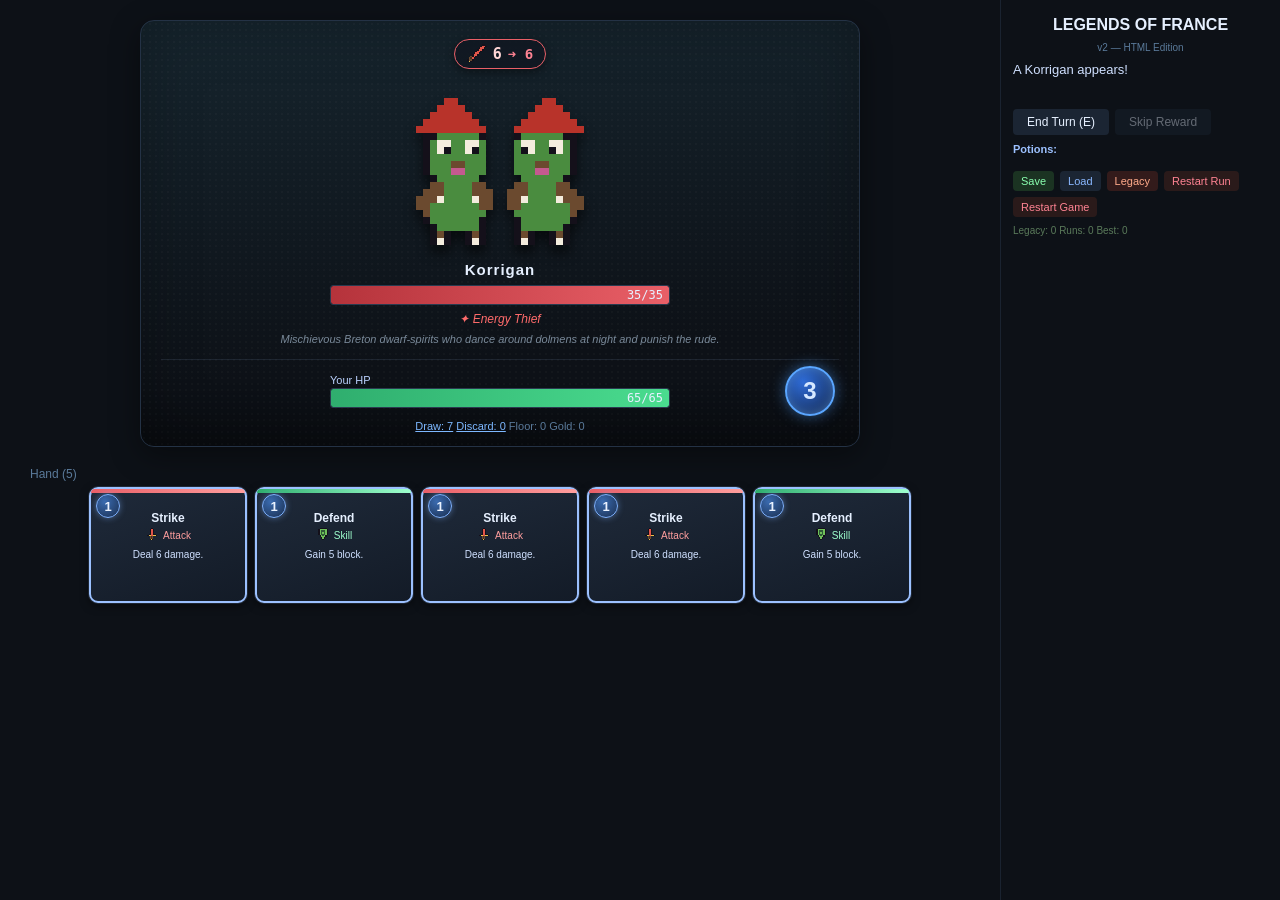
<file: index.html>
<!DOCTYPE html>
<html lang="en">
<head>
    <meta http-equiv="refresh" content="0; url=html/index.html">
    <title>Redirecting...</title>
</head>
<body>
    <p>Redirecting to <a href="html/index.html">the game</a>...</p>
</body>
</html>
</file>
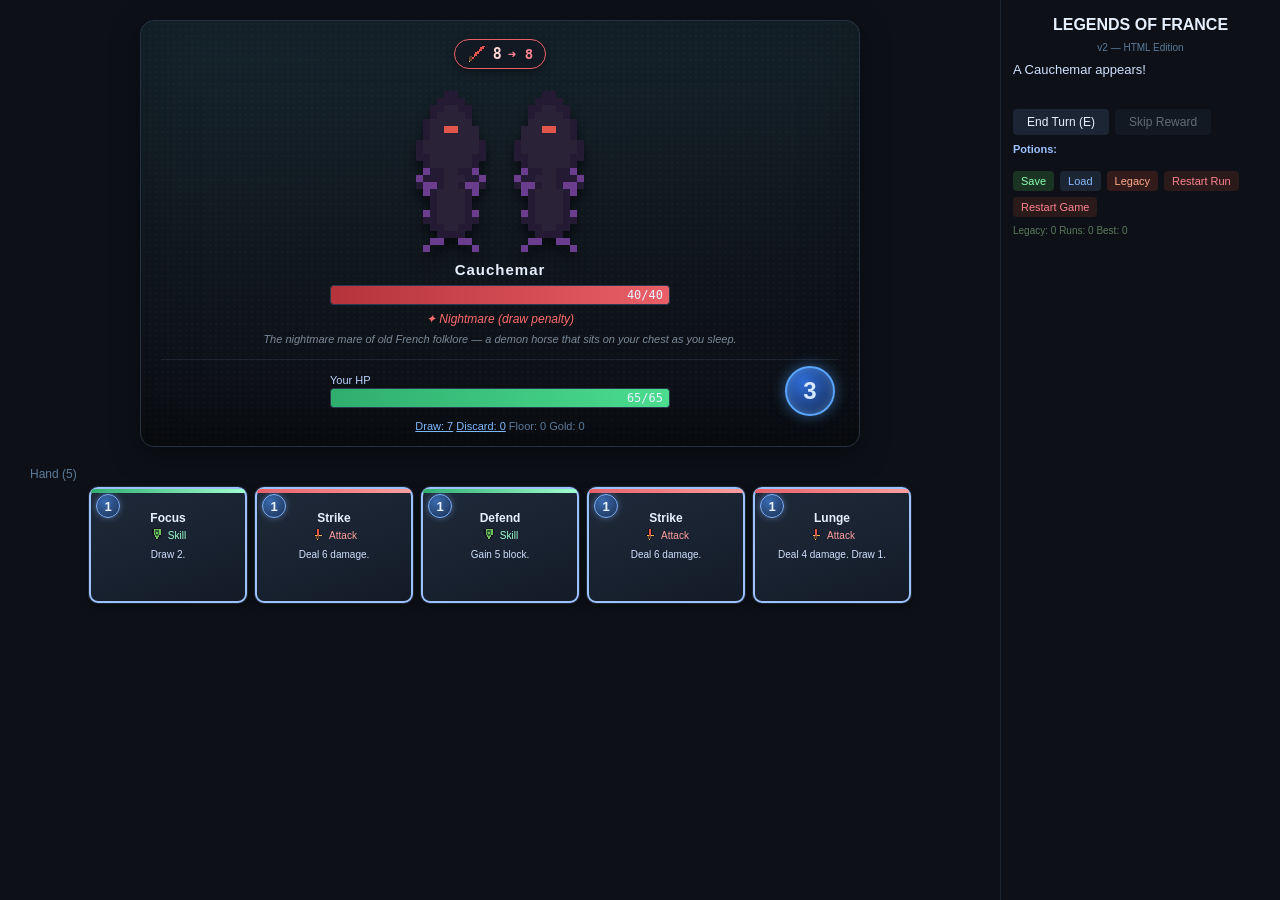
<file: html/index.html>
<!DOCTYPE html>
<html lang="en">
<head>
  <meta charset="UTF-8">
  <meta name="viewport" content="width=device-width, initial-scale=1.0">
  <title>Legends of France v2 — Deck-Builder</title>
  <link rel="stylesheet" href="css/style.css">
</head>
<body>
  <div id="app">
    <div id="game-area"></div>
    <div id="sidebar">
      <div class="sidebar-title">LEGENDS OF FRANCE</div>
      <div class="sidebar-sub">v2 — HTML Edition</div>
      <div id="log-text"></div>

      <div class="btn-row">
        <button id="btn-end-turn" class="btn">End Turn (E)</button>
        <button id="btn-skip" class="btn" disabled>Skip Reward</button>
        <button id="btn-leave-shop" class="btn btn-shop" style="display:none">Leave Shop</button>
      </div>

      <div>
        <div class="potion-label">Potions:</div>
        <div id="potion-list"></div>
      </div>

      <div id="relic-list"></div>
      <div id="challenge-indicator" style="display:none"></div>

      <div class="btn-row">
        <button id="btn-save" class="btn btn-save">Save</button>
        <button id="btn-load" class="btn btn-load">Load</button>
        <button id="btn-legacy" class="btn btn-legs">Legacy</button>
        <button id="btn-restart" class="btn btn-restart">Restart Run</button>
        <button id="btn-reset-game" class="btn btn-restart">Restart Game</button>
      </div>

      <div id="meta-stats"></div>
    </div>
  </div>

  <div id="fx-layer"></div>

  <script src="js/pixelArt.js"></script>
  <script src="js/sprites.js"></script>
  <script src="js/data.js"></script>
  <script src="js/combatMath.js"></script>
  <script src="js/game.js"></script>
  <script src="js/fx.js"></script>
  <script src="js/ui.js"></script>
  <script src="js/selftest.js"></script>
</body>
</html>
</file>
<file: html/css/style.css>
/* ===================== BASE ===================== */
* { margin: 0; padding: 0; box-sizing: border-box; }
body {
  font-family: "Segoe UI", Tahoma, Geneva, Verdana, sans-serif;
  background: #0d1117;
  color: #e6f0ff;
  min-height: 100vh;
  display: flex;
}
button { cursor: pointer; font-family: inherit; }
.pixel-sprite { image-rendering: pixelated; image-rendering: crisp-edges; display: block; }

/* ===================== LAYOUT ===================== */
#app {
  display: flex;
  width: 100%;
  min-height: 100vh;
}
#game-area {
  flex: 1;
  padding: 20px 30px;
  overflow-y: auto;
}
#sidebar {
  width: 280px;
  min-width: 260px;
  background: #0d1117;
  border-left: 1px solid #1a2330;
  padding: 16px 12px;
  display: flex;
  flex-direction: column;
  gap: 8px;
  overflow-y: auto;
}

/* ===================== SIDEBAR ===================== */
.sidebar-title {
  font-size: 16px;
  font-weight: bold;
  text-align: center;
  color: #e6f0ff;
}
.sidebar-sub { font-size: 10px; color: #5a7a9a; text-align: center; }

#log-text {
  font-size: 13px;
  color: #cfe0ff;
  line-height: 1.4;
  min-height: 40px;
  word-wrap: break-word;
}

.btn-row { display: flex; gap: 6px; flex-wrap: wrap; }
.btn {
  background: #1b2533;
  color: #e6f0ff;
  border: none;
  padding: 6px 14px;
  border-radius: 4px;
  font-size: 12px;
}
.btn:hover { background: #2a3a4f; }
.btn:disabled { opacity: 0.4; cursor: default; }
.btn-shop { background: #2a331b; color: #a0ff8a; }
.btn-shop:hover { background: #3a4f2a; }
.btn-save { background: #1b3322; color: #8affb0; font-size: 11px; padding: 4px 8px; }
.btn-load { background: #1b2533; color: #8ab8ff; font-size: 11px; padding: 4px 8px; }
.btn-legs { background: #331b1b; color: #ffaa8a; font-size: 11px; padding: 4px 8px; }
.btn-restart { background: #2a1a1a; color: #ff8393; font-size: 11px; padding: 4px 8px; }
.btn-cancel { background: #4a1a1a; color: #ff8393; margin-top: 12px; }

.potion-label { font-size: 11px; font-weight: bold; color: #9cc1ff; }
.potion-btn {
  background: #2a1a33; color: #dda0ff; border: none;
  padding: 3px 8px; border-radius: 3px; font-size: 11px;
  display: block; margin: 2px 0; text-align: left; width: 100%;
}
.potion-btn:hover { background: #3a2a44; }

#relic-list { font-size: 11px; color: #ff9e44; line-height: 1.3; word-wrap: break-word; }
#meta-stats { font-size: 10px; color: #5a7a5a; }

/* ===================== BARS ===================== */
.bar-wrap { margin-bottom: 8px; }
.bar-label { font-size: 11px; color: #bcd3ff; margin-bottom: 2px; }
.bar-outer {
  position: relative;
  height: 22px;
  background: #1a2330;
  border: 1px solid #2a3a4f;
  border-radius: 3px;
  overflow: hidden;
}
.bar-inner {
  height: 100%;
  transition: width 0.3s;
  border-radius: 2px;
}
.enemy-bar .bar-inner { background: #e95f67; }
.player-bar .bar-inner { background: #4adc8f; }
.bar-text {
  position: absolute;
  right: 6px;
  top: 50%;
  transform: translateY(-50%);
  font-size: 12px;
  font-family: Consolas, monospace;
  color: #e6f0ff;
}

/* ===================== FX / JUICE ===================== */
#fx-layer { position: fixed; inset: 0; pointer-events: none; z-index: 200; overflow: hidden; }
.fx-num {
  position: fixed; transform: translate(-50%, -50%);
  font-family: Consolas, monospace; font-weight: bold; font-size: 22px;
  text-shadow: 0 2px 4px rgba(0,0,0,0.8); white-space: nowrap;
  animation: fxFloat 1.1s ease-out forwards;
}
@keyframes fxFloat {
  0%   { opacity: 0; transform: translate(-50%, -30%) scale(0.6); }
  20%  { opacity: 1; transform: translate(-50%, -60%) scale(1.15); }
  100% { opacity: 0; transform: translate(-50%, -140%) scale(1); }
}
.fx-dmg     { color: #ff5b5b; }
.fx-block   { color: #6fd6ff; }
.fx-heal    { color: #6fffa0; }
.fx-status  { color: #c79bff; font-size: 16px; }
.fx-blocked { color: #9fb4cc; font-size: 16px; }

@keyframes fxHit {
  0% { filter: brightness(3) saturate(0); }
  100% { filter: brightness(1) saturate(1); }
}
.fx-hit { animation: fxHit 0.3s ease-out; }

@keyframes fxShake {
  0%,100% { transform: translate(0,0); }
  20% { transform: translate(-6px, 3px); }
  40% { transform: translate(5px, -4px); }
  60% { transform: translate(-4px, 2px); }
  80% { transform: translate(3px, 3px); }
}
.fx-shake { animation: fxShake 0.42s ease-in-out; }

@keyframes fxDissolve {
  0% { opacity: 1; filter: brightness(1); transform: translateY(0); }
  40% { filter: brightness(2.2) saturate(0.4); }
  100% { opacity: 0; filter: brightness(0.4) blur(2px); transform: translateY(10px) scale(0.92); }
}
.fx-dissolve { animation: fxDissolve 0.9s ease-in forwards !important; }

@media (prefers-reduced-motion: reduce) {
  .fx-num { animation-duration: 0.6s; }
  .fx-hit, .fx-shake, .enemy-sprite { animation: none !important; }
}

/* ===================== ARENA ===================== */
.arena {
  max-width: 720px;
  margin: 0 auto 8px;
  border-radius: 14px;
  padding: 16px 20px 14px;
  position: relative;
  overflow: hidden;
  border: 1px solid #243245;
  box-shadow: 0 8px 30px rgba(0,0,0,0.4), inset 0 0 60px rgba(0,0,0,0.25);
}
.arena::before {
  content: "";
  position: absolute; inset: 0;
  background-image: radial-gradient(rgba(255,255,255,0.06) 1px, transparent 1px);
  background-size: 6px 6px;
  opacity: 0.4; pointer-events: none;
}
.arena::after {
  content: "";
  position: absolute; left: 0; right: 0; bottom: 0; height: 60px;
  background: linear-gradient(transparent, rgba(0,0,0,0.35));
  pointer-events: none;
}
.arena-tier-1 { background: linear-gradient(175deg, #16252e 0%, #0d1117 75%); }
.arena-tier-2 { background: linear-gradient(175deg, #15281f 0%, #0d1117 75%); }
.arena-tier-3 { background: linear-gradient(175deg, #231a2e 0%, #0d1117 75%); }
.arena-tier-4 { background: linear-gradient(175deg, #2a1822 0%, #0d1117 75%); }
.arena-tier-5 { background: linear-gradient(175deg, #2a2410 0%, #0d0b08 75%); border-color: #5a4a1a; }

.arena-enemy { display: flex; flex-direction: column; align-items: center; text-align: center; gap: 5px; position: relative; z-index: 1; }

.enemy-stage {
  display: flex; justify-content: center; align-items: flex-end;
  min-height: 180px; padding: 4px;
  filter: drop-shadow(0 8px 6px rgba(0,0,0,0.55));
}
.enemy-sprite { animation: idleBob 3.2s ease-in-out infinite; }
@keyframes idleBob { 0%,100% { transform: translateY(0); } 50% { transform: translateY(-5px); } }

.enemy-name-plate { font-size: 15px; font-weight: bold; letter-spacing: 1px; color: #e6f0ff; }
.plate-elite { color: #c9a8ff; text-shadow: 0 0 10px rgba(160,110,255,0.45); }
.plate-boss  { color: #ffd68a; text-shadow: 0 0 14px rgba(255,214,138,0.55); font-size: 17px; }

/* Intent bubble */
.intent-area { min-height: 34px; display: flex; justify-content: center; align-items: center; }
.intent-bubble {
  display: inline-flex; align-items: center; gap: 6px;
  padding: 4px 12px; border-radius: 16px; font-weight: bold;
  background: rgba(17,24,33,0.85); border: 1px solid #2a3a4f;
  box-shadow: 0 3px 10px rgba(0,0,0,0.45); animation: intentPulse 2s ease-in-out infinite;
}
@keyframes intentPulse { 0%,100% { transform: translateY(0); } 50% { transform: translateY(-3px); } }
.intent-bubble canvas { width: 20px; height: 20px; }
.intent-bubble-attack { border-color: #e95f67; }
.intent-bubble-block { border-color: #5ad0d0; }
.intent-txt { color: #ffd6d6; font-family: Consolas, monospace; font-size: 15px; }
.intent-bubble-block .intent-txt { color: #bdeeff; }
.intent-incoming { color: #ff8393; font-family: Consolas, monospace; font-size: 14px; }
.intent-incoming.incoming-safe { color: #4adc8f; }

/* Status chips */
.chip-row { display: flex; gap: 6px; flex-wrap: wrap; justify-content: center; }
.status-chip {
  display: inline-flex; align-items: center; gap: 3px;
  padding: 2px 8px 2px 4px; border-radius: 11px;
  background: #0f1620; border: 1px solid #2a3a4f;
}
.status-chip canvas { width: 18px; height: 18px; }
.chip-val { font-size: 12px; font-weight: bold; font-family: Consolas, monospace; color: #e6f0ff; }

/* Player half of arena */
.arena-player {
  position: relative; display: flex; flex-direction: column; align-items: center; gap: 6px;
  margin-top: 14px; padding-top: 14px; border-top: 1px solid rgba(120,150,190,0.15); z-index: 1;
}

/* Restyled HP bars */
.arena .bar-wrap { margin-bottom: 2px; }
.enemy-bar, .player-bar { width: 340px; max-width: 82vw; }
.arena .bar-outer { height: 20px; box-shadow: inset 0 1px 4px rgba(0,0,0,0.6); }
.enemy-bar .bar-inner { background: linear-gradient(90deg, #b5333b, #e95f67); }
.player-bar .bar-inner { background: linear-gradient(90deg, #2fae6e, #4adc8f); }

/* ===================== ENEMY ===================== */
.enemy-section { margin-bottom: 16px; max-width: 600px; }
.enemy-stats { font-size: 12px; color: #9cc1ff; margin: 4px 0; }
.enemy-special { font-size: 12px; color: #ff6b6b; font-style: italic; }
.enemy-lore { font-size: 11px; color: #7a8a9a; font-style: italic; margin-top: 2px; }
.enemy-intent { font-size: 13px; font-weight: bold; margin: 4px 0; }
.intent-attack { color: #ff8393; }
.intent-block { color: #8affdb; }
.revealed-intents { font-size: 12px; color: #7a6aff; }

/* ===================== PLAYER ===================== */
.player-section { margin-bottom: 16px; max-width: 600px; position: relative; padding-right: 60px; }
.player-stats { font-size: 12px; color: #9cc1ff; margin: 4px 0; }
.energy-orb {
  position: absolute;
  top: 6px;
  right: 4px;
  width: 50px;
  height: 50px;
  background: radial-gradient(circle at 35% 30%, #2e6bd6, #14264a);
  border: 2px solid #5aa6ff;
  border-radius: 50%;
  display: flex;
  align-items: center;
  justify-content: center;
  font-size: 24px;
  font-weight: bold;
  color: #d6e8ff;
  box-shadow: 0 0 14px rgba(74,158,255,0.5), inset 0 0 10px rgba(120,190,255,0.4);
  z-index: 2;
}
.pile-info { font-size: 11px; color: #5a7a9a; margin-top: 4px; }

/* ===================== CARDS ===================== */
.card {
  display: inline-flex;
  flex-direction: column;
  width: 158px;
  min-height: 116px;
  padding: 22px 10px 9px;
  border-radius: 9px;
  cursor: pointer;
  transition: transform 0.15s, box-shadow 0.15s;
  position: relative;
  flex-shrink: 0;
}
.card:hover { transform: translateY(-8px) scale(1.03); box-shadow: 0 10px 26px rgba(0,0,0,0.6); z-index: 10; }
.card.unplayable { opacity: 0.42; filter: saturate(0.6); }
.card-common { background: linear-gradient(160deg, #1f2a3a, #131b27); border: 2px solid #9cc1ff; box-shadow: 0 0 0 1px rgba(156,193,255,0.15), 0 3px 8px rgba(0,0,0,0.5); }
.card-uncommon { background: linear-gradient(160deg, #123524, #0c1d14); border: 2px solid #5aff8a; box-shadow: 0 0 0 1px rgba(90,255,138,0.18), 0 3px 10px rgba(40,180,90,0.18); }
.card-rare { background: linear-gradient(160deg, #33260f, #1d150a); border: 2px solid #ff9e44; box-shadow: 0 0 0 1px rgba(255,158,68,0.2), 0 3px 12px rgba(255,158,68,0.22); }
/* type accent stripe along the top */
.card-type-border-attack::before,
.card-type-border-skill::before,
.card-type-border-power::before {
  content: ""; position: absolute; top: 0; left: 0; right: 0; height: 4px;
  border-radius: 7px 7px 0 0;
}
.card-type-border-attack::before { background: linear-gradient(90deg, #e95f67, #ff9e9e); }
.card-type-border-skill::before  { background: linear-gradient(90deg, #2fae6e, #9effce); }
.card-type-border-power::before  { background: linear-gradient(90deg, #d99a2b, #ffd68a); }

.card-cost {
  position: absolute;
  top: 5px;
  left: 5px;
  width: 24px;
  height: 24px;
  background: radial-gradient(circle at 35% 30%, #3a6bb0, #1b2f50);
  border: 1px solid #7fb2ff;
  border-radius: 50%;
  display: flex;
  align-items: center;
  justify-content: center;
  font-size: 13px;
  font-weight: bold;
  color: #eaf2ff;
  box-shadow: 0 0 6px rgba(127,178,255,0.45);
  z-index: 2;
}
.card-dmg-badge {
  position: absolute; top: 4px; right: 5px;
  min-width: 22px; height: 22px; padding: 0 5px;
  border-radius: 11px; display: flex; align-items: center; justify-content: center;
  font-size: 13px; font-weight: bold; font-family: Consolas, monospace; z-index: 2;
}
.dmg-up { color: #8affb0; background: #11271a; border: 1px solid #4adc8f; box-shadow: 0 0 8px rgba(74,220,143,0.3); }
.dmg-down { color: #ff8a7a; background: #2c1010; border: 1px solid #e95f67; }
.card-name { font-size: 12px; font-weight: bold; text-align: center; color: #e6f0ff; }
.card-type { font-size: 10px; display: flex; align-items: center; justify-content: center; gap: 4px; margin: 3px 0; }
.card-type-icon { width: 14px; height: 14px; }
.card-type-attack { color: #ff9e9e; }
.card-type-skill { color: #9effce; }
.card-type-power { color: #ffd68a; }
.card-text { font-size: 10px; color: #cfe0ff; margin-top: 3px; line-height: 1.3; text-align: center; }

.relic-choice { background: #2a1a10; border: 2px solid #ff9e44; }
.relic-name { color: #ff9e44; }
.potion-choice { background: #1a1a2a; border: 2px solid #dda0ff; }
.potion-name { color: #dda0ff; }

/* ===================== HAND ===================== */
.hand-section { margin-top: 20px; }
.hand-title { font-size: 12px; color: #5a7a9a; margin-bottom: 6px; }
.hand-row {
  display: flex;
  gap: 8px;
  flex-wrap: wrap;
  justify-content: center;
}

/* ===================== REWARDS ===================== */
.reward-section { margin: 16px 0; }
.reward-title { font-size: 14px; font-weight: bold; color: #e6f0ff; margin-bottom: 10px; }
.reward-row { display: flex; gap: 10px; flex-wrap: wrap; }

/* ===================== SHOP ===================== */
.shop-section { margin: 16px 0; }
.shop-title { font-size: 18px; font-weight: bold; color: #ffd68a; text-align: center; margin-bottom: 12px; }
.shop-grid { display: flex; flex-wrap: wrap; gap: 10px; justify-content: center; }
.shop-item {
  width: 160px; min-height: 110px; padding: 10px;
  border-radius: 6px; cursor: pointer;
  display: flex; flex-direction: column;
  transition: transform 0.15s;
}
.shop-item:hover { transform: translateY(-4px); }
.shop-item.sold { background: #1a1a1a; border: 1px solid #333; cursor: default; }
.shop-item.sold:hover { transform: none; }
.shop-item.unaffordable { opacity: 0.5; }
.sold-text { color: #555; font-weight: bold; text-align: center; margin: auto; }
.shop-card { background: #1b2533; border: 2px solid #9cc1ff; }
.shop-potion { background: #1a1a2a; border: 2px solid #dda0ff; }
.shop-relic { background: #2a1a10; border: 2px solid #ff9e44; }
.shop-remove { background: #2a1010; border: 2px solid #ff6b6b; }
.shop-item-name { font-size: 12px; font-weight: bold; color: #e6f0ff; }
.shop-item-type { font-size: 10px; color: #9cc1ff; }
.shop-item-text { font-size: 10px; color: #cfe0ff; margin: 4px 0; flex: 1; }
.shop-item-price { font-size: 12px; font-weight: bold; color: #ffd68a; text-align: center; margin-top: 6px; }

/* ===================== SCRY ===================== */
.scry-section { text-align: center; padding: 40px; }
.scry-title { font-size: 18px; font-weight: bold; color: #e6f0ff; margin-bottom: 16px; }
.scry-cards { font-size: 14px; color: #cfe0ff; margin-bottom: 20px; }
.scry-buttons { display: flex; gap: 10px; justify-content: center; }

/* ===================== REMOVAL ===================== */
.removal-section { padding: 20px; }
.removal-title { font-size: 14px; font-weight: bold; color: #e6f0ff; margin-bottom: 12px; }
.removal-list { max-height: 400px; overflow-y: auto; }
.removal-item {
  padding: 8px 12px;
  background: #1a2330;
  border: 1px solid #2a3a4f;
  margin: 4px 0;
  border-radius: 4px;
  cursor: pointer;
  font-size: 12px;
  color: #cfe0ff;
}
.removal-item:hover { background: #2a3040; border-color: #ff6b6b; }
.removal-common { border-left: 3px solid #9cc1ff; }
.removal-uncommon { border-left: 3px solid #5aff8a; }
.removal-rare { border-left: 3px solid #ff9e44; }

/* ===================== DEATH ===================== */
.death-section {
  display: flex; flex-direction: column; align-items: center;
  justify-content: center; min-height: 60vh; text-align: center;
}
.death-title { font-size: 28px; font-weight: bold; color: #ff8393; margin-bottom: 16px; }
.death-info { font-size: 14px; color: #cfe0ff; margin-bottom: 8px; }
.death-points { font-size: 13px; color: #ffaa8a; margin-bottom: 16px; }
.death-hint { font-size: 13px; color: #9cc1ff; }

/* ===================== LEGACY ===================== */
.legacy-section { padding: 20px; }
.legacy-title { font-size: 18px; font-weight: bold; color: #ffaa8a; text-align: center; margin-bottom: 8px; }
.legacy-stats { font-size: 12px; color: #9cc1ff; text-align: center; margin-bottom: 16px; }
.legacy-grid { display: grid; grid-template-columns: 1fr 1fr; gap: 10px; max-width: 700px; margin: 0 auto; }
.legacy-item {
  padding: 12px;
  border-radius: 6px;
  cursor: pointer;
  transition: transform 0.15s;
}
.legacy-item:hover { transform: translateY(-2px); }
.legacy-item.maxed { background: #1a2a1a; border: 2px solid #4adc8f; }
.legacy-item.buyable { background: #1a1a2a; border: 2px solid #8ab8ff; }
.legacy-item.locked { background: #111; border: 2px solid #333; }
.legacy-name { font-size: 12px; font-weight: bold; color: #e6f0ff; }
.legacy-item.maxed .legacy-name { color: #4adc8f; }
.legacy-desc { font-size: 11px; color: #9cc1ff; margin-top: 4px; }
.legacy-item.locked .legacy-desc { color: #555; }
.legacy-cost { font-size: 11px; font-weight: bold; color: #ffd68a; margin-top: 4px; }
.legacy-item.locked .legacy-cost { color: #553a1a; }
.legacy-hint { text-align: center; color: #5a7a9a; font-size: 12px; margin-top: 16px; }

/* ===================== RESPONSIVE ===================== */
@media (max-width: 768px) {
  #app { flex-direction: column; }
  #sidebar {
    width: 100%;
    min-width: unset;
    border-left: none;
    border-top: 1px solid #1a2330;
    flex-direction: row;
    flex-wrap: wrap;
    padding: 10px;
    gap: 6px;
  }
  .card { width: 130px; min-height: 90px; font-size: 11px; }
  .legacy-grid { grid-template-columns: 1fr; }
  .energy-orb { width: 40px; height: 40px; font-size: 18px; }
}

/* ===================== PILE VIEWER ===================== */
.pile-btn {
  cursor: pointer;
  text-decoration: underline;
  color: #7db8ff;
}
.pile-btn:hover { color: #fff; }
.pile-overlay {
  position: fixed;
  top: 0; left: 0; right: 0; bottom: 0;
  background: rgba(0, 0, 0, 0.7);
  display: flex;
  align-items: center;
  justify-content: center;
  z-index: 100;
}
.pile-panel {
  background: #161b22;
  border: 1px solid #30363d;
  border-radius: 10px;
  padding: 20px;
  min-width: 280px;
  max-width: 400px;
  max-height: 70vh;
  display: flex;
  flex-direction: column;
}
.pile-panel-title {
  font-size: 16px;
  font-weight: bold;
  margin-bottom: 12px;
  color: #e6f0ff;
}
.pile-panel-list {
  overflow-y: auto;
  flex: 1;
  margin-bottom: 12px;
}
.pile-panel-row {
  padding: 4px 8px;
  border-radius: 4px;
  margin-bottom: 2px;
  font-size: 13px;
  cursor: default;
}
.pile-panel-row:hover { background: #21262d; }
.pile-rarity-common { color: #9cc1ff; }
.pile-rarity-uncommon { color: #5aff8a; }
.pile-rarity-rare { color: #ff9e44; }
.pile-close-btn {
  align-self: center;
  padding: 6px 20px;
  background: #30363d;
  color: #e6f0ff;
  border: none;
  border-radius: 6px;
}
.pile-close-btn:hover { background: #484f58; }

/* ===================== CHALLENGE SELECT ===================== */
.challenge-select-section { padding: 20px; }
.challenge-select-title {
  font-size: 24px; font-weight: bold; color: #ffd68a;
  text-align: center; margin-bottom: 6px;
}
.challenge-select-sub {
  font-size: 12px; color: #9cc1ff; text-align: center; margin-bottom: 12px;
}
.challenge-select-option {
  text-align: center; margin-bottom: 16px;
}
.challenge-select-option-label {
  display: inline-flex; align-items: center; gap: 4px;
  font-size: 12px; color: #c8d8ff; cursor: pointer;
  padding: 6px 10px; border-radius: 4px;
  background: #1a1a2a; border: 1px solid #4a5a8a;
}
.challenge-select-option-label:hover { border-color: #8ab8ff; }
.challenge-select-option-label input { cursor: pointer; }
.challenge-grid {
  display: grid; grid-template-columns: 1fr 1fr 1fr;
  gap: 10px; max-width: 900px; margin: 0 auto;
}
.challenge-card {
  padding: 12px; border-radius: 6px; cursor: pointer;
  background: #1a1a2a; border: 2px solid #4a5a8a;
  transition: transform 0.15s, border-color 0.15s;
}
.challenge-card:hover { transform: translateY(-3px); border-color: #8ab8ff; }
.challenge-card.challenge-done {
  background: #1a2a1a; border-color: #4adc8f;
}
.challenge-card.challenge-free {
  background: #1b2533; border-color: #5a7a9a;
}
.challenge-card-name {
  font-size: 13px; font-weight: bold; color: #e6f0ff; margin-bottom: 4px;
}
.challenge-done .challenge-card-name { color: #4adc8f; }
.challenge-card-desc { font-size: 11px; color: #9cc1ff; margin-bottom: 6px; }
.challenge-card-list { max-height: 90px; overflow-y: auto; }
.challenge-card-list-item {
  font-size: 10px; padding: 1px 4px; border-radius: 2px;
}
.challenge-card-list-item:hover { background: #21262d; }

/* ===================== CHALLENGE INDICATOR ===================== */
#challenge-indicator {
  font-size: 11px; font-weight: bold; color: #ffd68a;
  padding: 4px 8px; background: #2a1f10; border: 1px solid #ff9e44;
  border-radius: 4px; text-align: center;
}

/* ===================== STAGGER ANIMATION SYSTEM ===================== */
@keyframes fadeSlideUp {
  from { opacity: 0; transform: translateY(24px); }
  to   { opacity: 1; transform: translateY(0); }
}
.anim-stagger-1  { opacity:0; animation: fadeSlideUp 0.7s ease-out 0.2s forwards; }
.anim-stagger-2  { opacity:0; animation: fadeSlideUp 0.7s ease-out 0.6s forwards; }
.anim-stagger-3  { opacity:0; animation: fadeSlideUp 0.7s ease-out 1.0s forwards; }
.anim-stagger-4  { opacity:0; animation: fadeSlideUp 0.6s ease-out 1.4s forwards; }
.anim-stagger-5  { opacity:0; animation: fadeSlideUp 0.6s ease-out 1.6s forwards; }
.anim-stagger-6  { opacity:0; animation: fadeSlideUp 0.6s ease-out 1.8s forwards; }
.anim-stagger-7  { opacity:0; animation: fadeSlideUp 0.6s ease-out 2.0s forwards; }
.anim-stagger-8  { opacity:0; animation: fadeSlideUp 0.6s ease-out 2.2s forwards; }
.anim-stagger-9  { opacity:0; animation: fadeSlideUp 0.6s ease-out 2.6s forwards; }
.anim-stagger-10 { opacity:0; animation: fadeSlideUp 0.6s ease-out 3.0s forwards; }
.anim-stagger-11 { opacity:0; animation: fadeSlideUp 0.6s ease-out 3.4s forwards; }
.anim-stagger-12 { opacity:0; animation: fadeSlideUp 0.6s ease-out 3.6s forwards; }
.anim-stagger-13 { opacity:0; animation: fadeSlideUp 0.6s ease-out 3.8s forwards; }
.anim-stagger-14 { opacity:0; animation: fadeSlideUp 0.6s ease-out 4.2s forwards; }
.anim-stagger-15 { opacity:0; animation: fadeSlideUp 0.8s ease-out 4.8s forwards; }
.anim-stagger-16 { opacity:0; animation: fadeSlideUp 0.6s ease-out 5.4s forwards; }

/* ===================== VICTORY SCREEN ===================== */
.victory-section {
  position: relative; overflow: hidden;
  display: flex; flex-direction: column; align-items: center;
  justify-content: center; min-height: 75vh; text-align: center;
  padding: 40px 20px;
}

/* Floating golden particles */
.victory-particles { position: absolute; inset: 0; pointer-events: none; overflow: hidden; }
@keyframes floatUp {
  0%   { transform: translateY(100vh) scale(0); opacity: 0; }
  10%  { opacity: 1; }
  90%  { opacity: 1; }
  100% { transform: translateY(-20vh) scale(1); opacity: 0; }
}
.victory-particle {
  position: absolute; bottom: 0;
  width: 3px; height: 3px; border-radius: 50%;
  background: #ffd68a;
  box-shadow: 0 0 6px 2px rgba(255, 214, 138, 0.5);
  animation: floatUp 5s ease-in-out infinite;
}
.victory-particle:nth-child(odd) { background: #ffe8b8; width: 2px; height: 2px; }
.victory-particle:nth-child(3n)  { background: #4adc8f; box-shadow: 0 0 6px 2px rgba(74,220,143,0.3); }

/* Radial light burst behind title */
@keyframes burstPulse {
  0%   { transform: scale(0.5); opacity: 0; }
  40%  { transform: scale(1); opacity: 0.35; }
  100% { transform: scale(1.4); opacity: 0; }
}
.victory-burst {
  position: absolute; top: 12%; left: 50%; transform: translate(-50%, -50%);
  width: 400px; height: 400px; border-radius: 50%;
  background: radial-gradient(circle, rgba(255,214,138,0.25) 0%, transparent 70%);
  animation: burstPulse 3s ease-out 0.3s forwards;
  pointer-events: none;
}

/* Shadow dissolving */
@keyframes dissolveOut {
  0%   { opacity: 0; letter-spacing: 0; filter: blur(0); }
  30%  { opacity: 1; letter-spacing: 2px; filter: blur(0); }
  80%  { opacity: 0.6; letter-spacing: 8px; filter: blur(1px); color: #5a3a6a; }
  100% { opacity: 0; letter-spacing: 16px; filter: blur(4px); color: #2a1a2a; }
}
.victory-dissolve {
  font-size: 14px; color: #8a6a9a; letter-spacing: 4px;
  text-transform: uppercase; margin-bottom: 8px;
  animation: dissolveOut 2.5s ease-out 0.1s forwards;
}

/* Title */
@keyframes victoryGlow {
  0%, 100% { text-shadow: 0 0 20px rgba(255,214,138,0.4), 0 0 60px rgba(255,214,138,0.1); }
  50%      { text-shadow: 0 0 30px rgba(255,214,138,0.6), 0 0 80px rgba(255,214,138,0.2); }
}
.victory-title {
  font-size: 48px; font-weight: bold; color: #ffd68a;
  letter-spacing: 6px; margin-bottom: 6px;
  animation: victoryGlow 3s ease-in-out infinite, fadeSlideUp 0.8s ease-out 0.6s forwards;
  opacity: 0;
}

.victory-lore {
  font-size: 13px; color: #9ca8c0; font-style: italic;
  margin-bottom: 16px; max-width: 400px;
}

/* Decorative divider */
@keyframes dividerExpand { from { width: 0; } to { width: 200px; } }
.victory-divider {
  height: 1px; background: linear-gradient(90deg, transparent, #ffd68a, transparent);
  margin: 8px auto 20px; width: 0;
  animation: dividerExpand 0.8s ease-out 1.0s forwards;
}

/* Challenge badge */
.victory-challenge {
  display: flex; flex-direction: column; gap: 2px;
  padding: 10px 24px; border-radius: 6px;
  background: linear-gradient(135deg, #1a2a1a, #1a3a2a);
  border: 1px solid #4adc8f; margin-bottom: 20px;
  box-shadow: 0 0 20px rgba(74,220,143,0.15);
}
.victory-challenge-label { font-size: 10px; color: #6aaa8a; text-transform: uppercase; letter-spacing: 2px; }
.victory-challenge-name  { font-size: 16px; font-weight: bold; color: #4adc8f; }

/* Stats grid */
.victory-stats-grid {
  display: flex; gap: 20px; flex-wrap: wrap; justify-content: center;
  margin-bottom: 20px;
}
.victory-stat-item {
  min-width: 80px; padding: 8px 14px;
  background: rgba(26,35,48,0.6); border: 1px solid #2a3a4f;
  border-radius: 6px;
}
.victory-stat-value { font-size: 22px; font-weight: bold; color: #e6f0ff; }
.victory-stat-label { font-size: 10px; color: #7a8a9a; text-transform: uppercase; letter-spacing: 1px; }

/* Points */
.victory-points {
  font-size: 14px; color: #cfe0ff; margin-bottom: 16px;
}
.victory-points-num {
  font-size: 24px; font-weight: bold; color: #ffd68a;
  text-shadow: 0 0 12px rgba(255,214,138,0.4);
}

/* Progress bar */
.victory-progress { width: 260px; margin-bottom: 20px; }
.victory-progress-bar {
  height: 6px; background: #1a2330; border-radius: 3px; overflow: hidden; margin-bottom: 4px;
}
@keyframes progressFill { from { width: 0; } }
.victory-progress-fill {
  height: 100%; border-radius: 3px;
  background: linear-gradient(90deg, #4adc8f, #ffd68a);
  animation: progressFill 1.5s ease-out 3.2s backwards;
}
.victory-progress-text { font-size: 11px; color: #7a8a9a; text-align: center; }

.victory-hint { font-size: 12px; color: #5a7a9a; }

/* ===================== FINAL VICTORY ===================== */
.fv-section {
  position: relative; overflow: hidden;
  display: flex; flex-direction: column; align-items: center;
  text-align: center; padding: 30px 20px; min-height: 80vh;
}

/* More particles, dual-color */
.fv-particles { position: absolute; inset: 0; pointer-events: none; overflow: hidden; }
.fv-particle {
  position: absolute; bottom: 0;
  width: 3px; height: 3px; border-radius: 50%;
  background: #ffd68a;
  box-shadow: 0 0 8px 3px rgba(255,214,138,0.4);
  animation: floatUp 6s ease-in-out infinite;
}
.fv-particle:nth-child(odd)  { background: #4adc8f; box-shadow: 0 0 8px 3px rgba(74,220,143,0.3); }
.fv-particle:nth-child(3n)   { width: 4px; height: 4px; }
.fv-particle:nth-child(5n+1) { background: #8ab8ff; box-shadow: 0 0 6px 2px rgba(138,184,255,0.3); }

/* Aurora sweep */
@keyframes auroraSweep {
  0%   { background-position: 0% 50%; opacity: 0; }
  20%  { opacity: 0.15; }
  100% { background-position: 200% 50%; opacity: 0; }
}
.fv-aurora {
  position: absolute; top: 0; left: -50%; width: 200%; height: 200px;
  background: linear-gradient(90deg, transparent, rgba(74,220,143,0.1), rgba(255,214,138,0.15), rgba(138,184,255,0.1), transparent);
  background-size: 200% 100%;
  animation: auroraSweep 6s ease-in-out 0.5s forwards;
  pointer-events: none;
}

/* Crown emblems */
@keyframes crownPulse {
  0%, 100% { text-shadow: 0 0 10px rgba(255,214,138,0.3); }
  50%      { text-shadow: 0 0 25px rgba(255,214,138,0.6); }
}
.fv-crown {
  font-size: 28px; color: #ffd68a; letter-spacing: 16px;
  margin-bottom: 8px; margin-top: 10px;
  animation: crownPulse 2.5s ease-in-out infinite, fadeSlideUp 0.7s ease-out 0.2s forwards;
  opacity: 0;
}

/* Title */
@keyframes fvGlow {
  0%, 100% { text-shadow: 0 0 30px rgba(255,214,138,0.4), 0 2px 40px rgba(255,165,0,0.15); }
  50%      { text-shadow: 0 0 50px rgba(255,214,138,0.7), 0 2px 60px rgba(255,165,0,0.25); }
}
.fv-title {
  font-size: 36px; font-weight: bold; color: #ffd68a;
  letter-spacing: 4px; margin-bottom: 6px;
  animation: fvGlow 3s ease-in-out infinite, fadeSlideUp 0.8s ease-out 0.6s forwards;
  opacity: 0;
}
.fv-subtitle {
  font-size: 14px; color: #b0c0d0; max-width: 460px;
  margin-bottom: 24px; line-height: 1.5;
}

/* Legendary tapestry */
.fv-tapestry {
  display: flex; flex-wrap: wrap; gap: 10px; justify-content: center;
  max-width: 700px; margin: 0 auto 24px;
}
.fv-legend {
  display: flex; flex-direction: column; align-items: center;
  width: 80px; padding: 8px 4px;
  border-radius: 6px; background: rgba(26,26,42,0.6);
  border: 1px solid #2a3a4f;
  transition: border-color 0.3s, box-shadow 0.3s;
}
.fv-legend:hover {
  border-color: #ffd68a;
  box-shadow: 0 0 16px rgba(255,214,138,0.2);
}
@keyframes symbolFloat {
  0%, 100% { transform: translateY(0); }
  50%      { transform: translateY(-3px); }
}
.fv-legend-symbol {
  font-size: 24px; margin-bottom: 4px;
  animation: symbolFloat 3s ease-in-out infinite;
}
.fv-legend:nth-child(even) .fv-legend-symbol { animation-delay: 1.5s; }
.fv-legend-name   { font-size: 9px; font-weight: bold; color: #e6f0ff; text-align: center; line-height: 1.2; }
.fv-legend-region { font-size: 8px; color: #7a8a9a; margin-top: 2px; }

/* Divider */
.fv-divider {
  height: 1px; background: linear-gradient(90deg, transparent, #ffd68a, #4adc8f, transparent);
  margin: 0 auto 16px; width: 0;
  animation: dividerExpand 1s ease-out 3.2s forwards;
}

/* Challenge list */
.fv-ch-title {
  font-size: 13px; color: #ffd68a; letter-spacing: 2px;
  text-transform: uppercase; margin-bottom: 10px;
}
.fv-ch-list {
  display: flex; flex-wrap: wrap; gap: 6px; justify-content: center;
  max-width: 600px; margin: 0 auto 20px;
}
.fv-ch-item {
  font-size: 11px; color: #4adc8f; padding: 4px 10px;
  background: rgba(26,42,26,0.6); border: 1px solid rgba(74,220,143,0.3);
  border-radius: 4px; transition: border-color 0.3s, box-shadow 0.3s;
}
.fv-ch-item:hover {
  border-color: #4adc8f;
  box-shadow: 0 0 10px rgba(74,220,143,0.2);
}

/* Lifetime stats */
.fv-stats {
  display: flex; gap: 24px; flex-wrap: wrap; justify-content: center;
  margin-bottom: 24px;
}
.fv-stat {
  min-width: 80px; padding: 8px 14px;
  background: rgba(26,35,48,0.5); border: 1px solid #2a3a4f; border-radius: 6px;
}
.fv-stat-value { font-size: 22px; font-weight: bold; color: #ffd68a; }
.fv-stat-label { font-size: 10px; color: #7a8a9a; text-transform: uppercase; letter-spacing: 1px; }

/* Closing lore */
.fv-closing {
  font-size: 18px; color: #cfe0ff; font-style: italic;
  margin-bottom: 8px; line-height: 1.6;
}
.fv-closing-en {
  display: block; font-size: 12px; color: #7a8a9a;
  font-style: normal; margin-top: 4px;
}
.fv-hint { font-size: 12px; color: #5a7a9a; }

/* ===================== LEGACY CHALLENGES ===================== */
.legacy-challenge-title {
  font-size: 14px; font-weight: bold; color: #ffd68a;
  text-align: center; margin-top: 20px; margin-bottom: 8px;
}
.legacy-challenge-grid {
  display: flex; flex-wrap: wrap; gap: 6px; justify-content: center;
  max-width: 700px; margin: 0 auto 12px;
}
.legacy-challenge-item {
  font-size: 11px; color: #5a7a9a; padding: 3px 8px;
  background: #111; border: 1px solid #333; border-radius: 3px;
}
.legacy-challenge-done {
  color: #4adc8f; background: #1a2a1a; border-color: #4adc8f;
}

@media (max-width: 768px) {
  .challenge-grid { grid-template-columns: 1fr; }
  .victory-title { font-size: 32px; letter-spacing: 3px; }
  .victory-stats-grid { gap: 10px; }
  .victory-stat-item { min-width: 60px; padding: 6px 10px; }
  .fv-title { font-size: 24px; letter-spacing: 2px; }
  .fv-tapestry { gap: 6px; }
  .fv-legend { width: 60px; }
  .fv-legend-symbol { font-size: 18px; }
}
</file>
